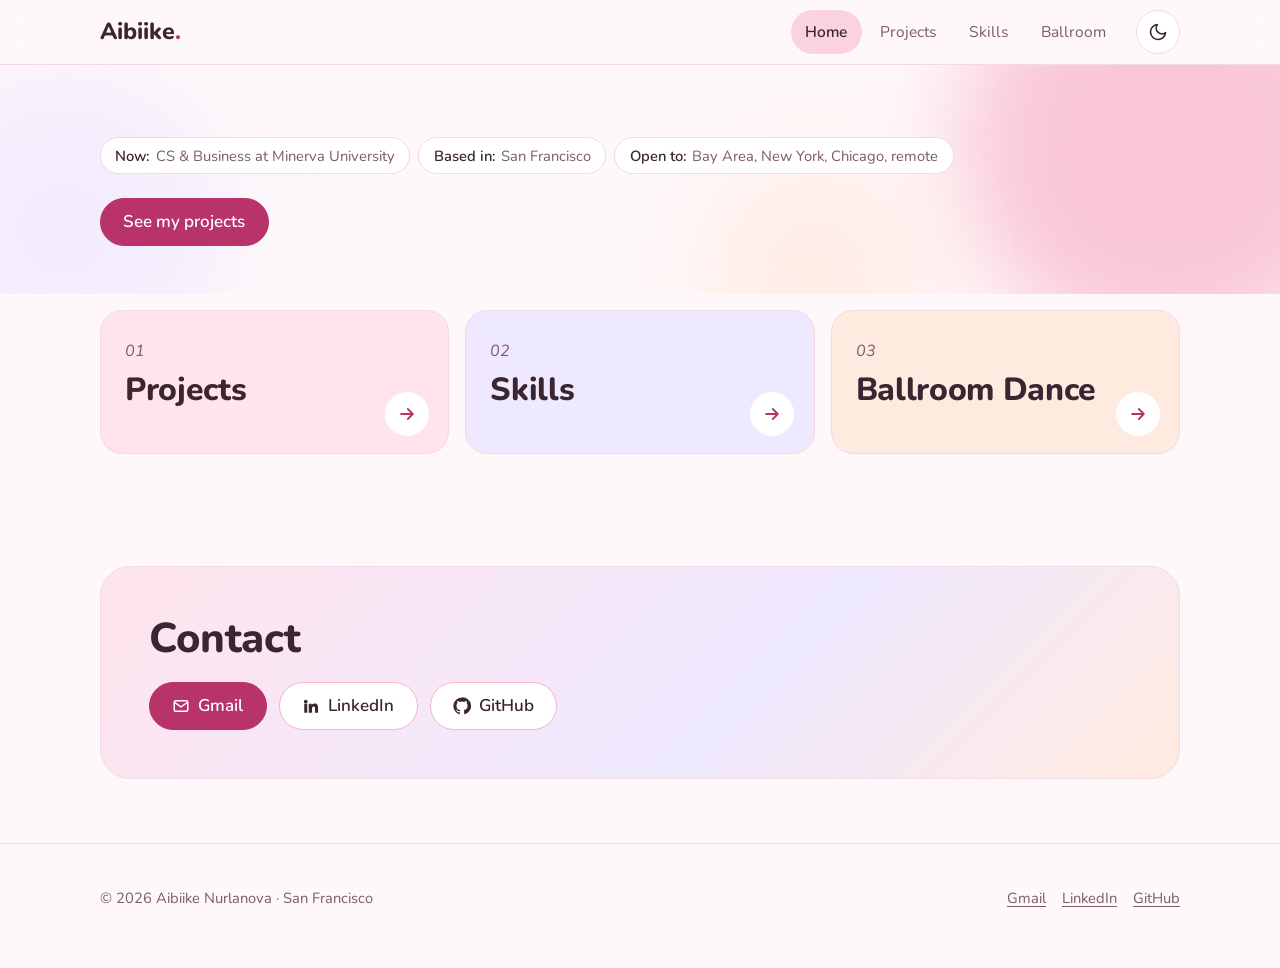
<file: index.html>
<!DOCTYPE html>
<html lang="en">
<head>
<meta charset="UTF-8">
<meta name="viewport" content="width=device-width, initial-scale=1">
<title>Aibiike Nurlanova | Software, Product, Strategy</title>
<meta name="description" content="Aibiike Nurlanova: Computer Science and Business student at Minerva University building software, products, and the business case behind them.">
<!-- Hidden from search engines until the placeholders are filled. Remove this line to allow indexing. -->
<meta name="robots" content="noindex, nofollow">
<meta name="color-scheme" content="light dark">
<meta name="theme-color" content="#fff8fa" media="(prefers-color-scheme: light)">
<meta name="theme-color" content="#1c1218" media="(prefers-color-scheme: dark)">
<link rel="icon" href="data:image/svg+xml,%3Csvg xmlns='http://www.w3.org/2000/svg' viewBox='0 0 64 64'%3E%3Crect width='64' height='64' rx='32' fill='%23f7b6c9'/%3E%3Ctext x='32' y='44' font-family='Georgia' font-style='italic' font-size='34' font-weight='700' fill='%23b8336a' text-anchor='middle'%3EA%3C/text%3E%3C/svg%3E">
<link rel="preconnect" href="https://fonts.googleapis.com">
<link rel="preconnect" href="https://fonts.gstatic.com" crossorigin>
<link rel="stylesheet" href="https://fonts.googleapis.com/css2?family=Nunito:ital,wght@0,400;0,600;0,700;0,800;1,700&display=swap">
<link rel="stylesheet" href="style.css">
<script>(function(){try{var t=localStorage.getItem("theme");if(t)document.documentElement.setAttribute("data-theme",t);}catch(e){}})();</script>
</head>
<body>
<a class="skip" href="#main">Skip to content</a>
<div class="draft-bar" id="draft-bar" hidden><div class="wrap"><strong>Draft.</strong> <span id="draft-count"></span> Highlighted boxes still need your details.</div></div>
<header class="top">
  <div class="wrap">
    <a class="logo" href="index.html">Aibiike<span>.</span></a>
    <nav class="main" aria-label="Main">
      <ul>
        <li><a href="index.html" aria-current="page">Home</a></li>
        <li><a href="projects.html">Projects</a></li>
        <li><a href="skills.html">Skills</a></li>
        <li><a href="ballroom.html">Ballroom</a></li>
      </ul>
    </nav>
    <button class="theme-btn" id="theme-btn" type="button" aria-label="Switch to dark mode"><svg viewBox="0 0 24 24" fill="none" stroke="currentColor" stroke-width="2" stroke-linecap="round" stroke-linejoin="round" aria-hidden="true"><path d="M21 12.8A9 9 0 1 1 11.2 3a7 7 0 0 0 9.8 9.8z"/></svg></button>
  </div>
</header>
<main id="main">

  <section class="hero compact" aria-label="Introduction">
    <span class="blob b1" aria-hidden="true"></span><span class="blob b2" aria-hidden="true"></span><span class="blob b3" aria-hidden="true"></span>
    <div class="wrap">
      <h1 class="visually-hidden">Aibiike Nurlanova</h1>
      <div class="meta-row">
        <span class="pill"><strong>Now:</strong> CS &amp; Business at Minerva University</span>
        <span class="pill"><strong>Based in:</strong> San Francisco</span>
        <span class="pill"><strong>Open to:</strong> Bay Area, New York, Chicago, remote</span>
      </div>
      <div class="actions">
        <a class="btn primary" href="projects.html">See my projects</a>
      </div>
    </div>
  </section>

  <section class="explore" aria-label="Explore">
    <div class="wrap">
      <div class="explore-grid">
        <a class="nav-card c1" href="projects.html">
          <span class="num">01</span>
          <h2>Projects</h2>
          <span class="go"><svg viewBox="0 0 24 24" fill="none" stroke="currentColor" stroke-width="2.2" stroke-linecap="round" stroke-linejoin="round" aria-hidden="true"><path d="M5 12h14M13 6l6 6-6 6"/></svg></span>
        </a>
        <a class="nav-card c2" href="skills.html">
          <span class="num">02</span>
          <h2>Skills</h2>
          <span class="go"><svg viewBox="0 0 24 24" fill="none" stroke="currentColor" stroke-width="2.2" stroke-linecap="round" stroke-linejoin="round" aria-hidden="true"><path d="M5 12h14M13 6l6 6-6 6"/></svg></span>
        </a>
        <a class="nav-card c3" href="ballroom.html">
          <span class="num">03</span>
          <h2>Ballroom Dance</h2>
          <span class="go"><svg viewBox="0 0 24 24" fill="none" stroke="currentColor" stroke-width="2.2" stroke-linecap="round" stroke-linejoin="round" aria-hidden="true"><path d="M5 12h14M13 6l6 6-6 6"/></svg></span>
        </a>
      </div>
    </div>
  </section>


  <section class="contact" aria-labelledby="contact-title">
    <div class="wrap">
      <div class="contact-card">
        <h2 id="contact-title">Contact</h2>
        <div class="actions">
          <a class="btn primary" href="mailto:nurlanova7070@gmail.com"><svg viewBox="0 0 24 24" fill="none" stroke="currentColor" stroke-width="2" aria-hidden="true"><rect x="3" y="5" width="18" height="14" rx="2"/><path d="m3 7 9 6 9-6"/></svg>Gmail</a>
          <a class="btn" href="https://www.linkedin.com/in/anurlanova"><svg viewBox="0 0 24 24" fill="currentColor" aria-hidden="true"><path d="M4.98 3.5a2.5 2.5 0 1 1 0 5 2.5 2.5 0 0 1 0-5zM3 9h4v12H3zM9 9h3.8v1.7h.05c.53-1 1.83-2.05 3.77-2.05 4.03 0 4.78 2.65 4.78 6.1V21h-4v-5.5c0-1.3-.02-3-1.83-3-1.84 0-2.12 1.43-2.12 2.9V21H9z"/></svg>LinkedIn</a>
          <a class="btn" href="https://github.com/lilaibikesha"><svg viewBox="0 0 24 24" fill="currentColor" aria-hidden="true"><path d="M12 .5a11.5 11.5 0 0 0-3.64 22.41c.58.1.79-.25.79-.56v-2c-3.2.7-3.88-1.37-3.88-1.37-.53-1.33-1.28-1.69-1.28-1.69-1.05-.71.08-.7.08-.7 1.16.08 1.77 1.19 1.77 1.19 1.03 1.77 2.7 1.26 3.36.96.1-.75.4-1.26.73-1.55-2.55-.29-5.24-1.28-5.24-5.69 0-1.26.45-2.29 1.19-3.1-.12-.29-.52-1.46.11-3.05 0 0 .97-.31 3.17 1.18a11 11 0 0 1 5.77 0c2.2-1.49 3.17-1.18 3.17-1.18.63 1.59.23 2.76.11 3.05.74.81 1.19 1.84 1.19 3.1 0 4.42-2.7 5.4-5.26 5.68.41.36.78 1.06.78 2.14v3.17c0 .31.21.67.8.56A11.5 11.5 0 0 0 12 .5z"/></svg>GitHub</a>
        </div>
      </div>
    </div>
  </section>
</main>
<footer>
  <div class="wrap">
    <span>© 2026 Aibiike Nurlanova · San Francisco</span>
    <nav aria-label="Contact">
      <a href="mailto:nurlanova7070@gmail.com">Gmail</a>
      <a href="https://www.linkedin.com/in/anurlanova">LinkedIn</a>
      <a href="https://github.com/lilaibikesha">GitHub</a>
    </nav>
  </div>
</footer>
<script src="site.js"></script>
</body>
</html>
</file>
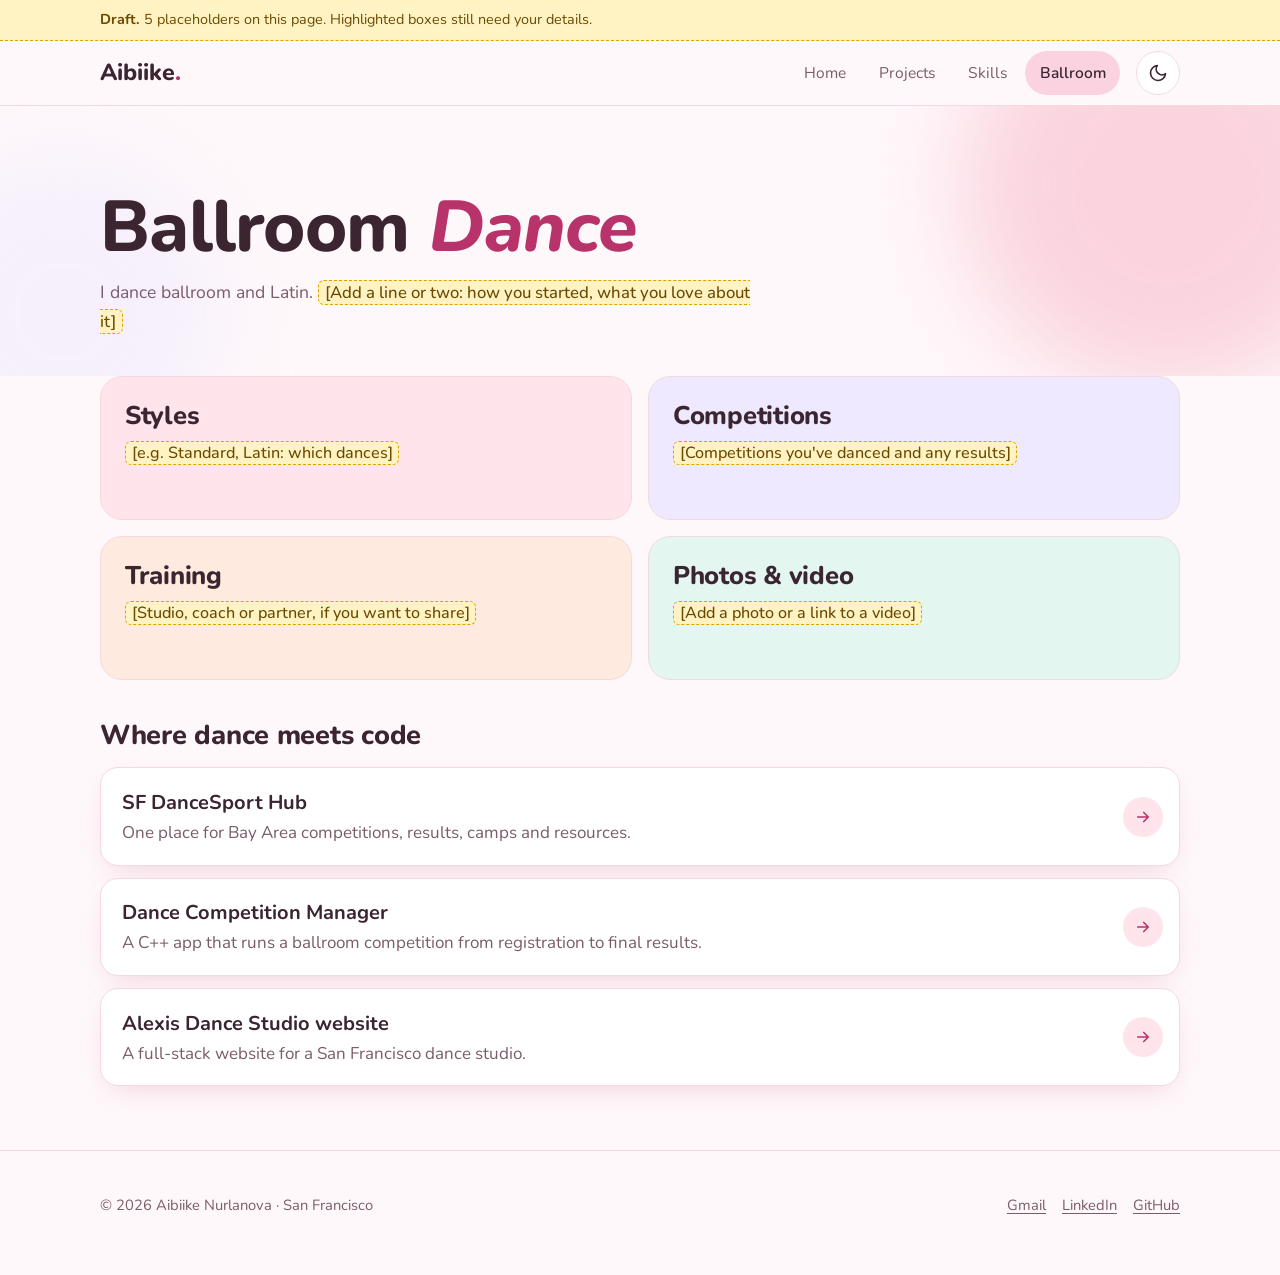
<file: ballroom.html>
<!DOCTYPE html>
<html lang="en">
<head>
<meta charset="UTF-8">
<meta name="viewport" content="width=device-width, initial-scale=1">
<title>Ballroom Dance | Aibiike Nurlanova</title>
<meta name="description" content="Aibiike Nurlanova on ballroom and Latin dance, and the projects it inspired.">
<!-- Hidden from search engines until the placeholders are filled. Remove this line to allow indexing. -->
<meta name="robots" content="noindex, nofollow">
<meta name="color-scheme" content="light dark">
<meta name="theme-color" content="#fff8fa" media="(prefers-color-scheme: light)">
<meta name="theme-color" content="#1c1218" media="(prefers-color-scheme: dark)">
<link rel="icon" href="data:image/svg+xml,%3Csvg xmlns='http://www.w3.org/2000/svg' viewBox='0 0 64 64'%3E%3Crect width='64' height='64' rx='32' fill='%23f7b6c9'/%3E%3Ctext x='32' y='44' font-family='Georgia' font-style='italic' font-size='34' font-weight='700' fill='%23b8336a' text-anchor='middle'%3EA%3C/text%3E%3C/svg%3E">
<link rel="preconnect" href="https://fonts.googleapis.com">
<link rel="preconnect" href="https://fonts.gstatic.com" crossorigin>
<link rel="stylesheet" href="https://fonts.googleapis.com/css2?family=Nunito:ital,wght@0,400;0,600;0,700;0,800;1,700&display=swap">
<link rel="stylesheet" href="style.css">
<script>(function(){try{var t=localStorage.getItem("theme");if(t)document.documentElement.setAttribute("data-theme",t);}catch(e){}})();</script>
</head>
<body>
<a class="skip" href="#main">Skip to content</a>
<div class="draft-bar" id="draft-bar" hidden><div class="wrap"><strong>Draft.</strong> <span id="draft-count"></span> Highlighted boxes still need your details.</div></div>
<header class="top">
  <div class="wrap">
    <a class="logo" href="index.html">Aibiike<span>.</span></a>
    <nav class="main" aria-label="Main">
      <ul>
        <li><a href="index.html">Home</a></li>
        <li><a href="projects.html">Projects</a></li>
        <li><a href="skills.html">Skills</a></li>
        <li><a href="ballroom.html" aria-current="page">Ballroom</a></li>
      </ul>
    </nav>
    <button class="theme-btn" id="theme-btn" type="button" aria-label="Switch to dark mode"><svg viewBox="0 0 24 24" fill="none" stroke="currentColor" stroke-width="2" stroke-linecap="round" stroke-linejoin="round" aria-hidden="true"><path d="M21 12.8A9 9 0 1 1 11.2 3a7 7 0 0 0 9.8 9.8z"/></svg></button>
  </div>
</header>
<main id="main">

  <section class="page-head">
    <span class="blob b1" aria-hidden="true"></span><span class="blob b2" aria-hidden="true"></span>
    <div class="wrap">
      <h1>Ballroom <em>Dance</em></h1>
      <p>I dance ballroom and Latin. <span class="ph">[Add a line or two: how you started, what you love about it]</span></p>
    </div>
  </section>
  <section aria-label="On the floor">
    <div class="wrap dance-wrap">
      <div class="dance-grid">
        <div class="dance-card d1"><h2>Styles</h2><p><span class="ph">[e.g. Standard, Latin: which dances]</span></p></div>
        <div class="dance-card d2"><h2>Competitions</h2><p><span class="ph">[Competitions you've danced and any results]</span></p></div>
        <div class="dance-card d3"><h2>Training</h2><p><span class="ph">[Studio, coach or partner, if you want to share]</span></p></div>
        <div class="dance-card d4"><h2>Photos &amp; video</h2><p><span class="ph">[Add a photo or a link to a video]</span></p></div>
      </div>
      <h2 class="subhead">Where dance meets code</h2>
      <div class="dance-links">
        <a class="dance-link" href="projects.html#dancesport"><strong>SF DanceSport Hub</strong><span>One place for Bay Area competitions, results, camps and resources.</span><span class="go"><svg viewBox="0 0 24 24" fill="none" stroke="currentColor" stroke-width="2.2" stroke-linecap="round" stroke-linejoin="round" aria-hidden="true"><path d="M5 12h14M13 6l6 6-6 6"/></svg></span></a>
        <a class="dance-link" href="projects.html#dcm"><strong>Dance Competition Manager</strong><span>A C++ app that runs a ballroom competition from registration to final results.</span><span class="go"><svg viewBox="0 0 24 24" fill="none" stroke="currentColor" stroke-width="2.2" stroke-linecap="round" stroke-linejoin="round" aria-hidden="true"><path d="M5 12h14M13 6l6 6-6 6"/></svg></span></a>
        <a class="dance-link" href="projects.html#alexis"><strong>Alexis Dance Studio website</strong><span>A full-stack website for a San Francisco dance studio.</span><span class="go"><svg viewBox="0 0 24 24" fill="none" stroke="currentColor" stroke-width="2.2" stroke-linecap="round" stroke-linejoin="round" aria-hidden="true"><path d="M5 12h14M13 6l6 6-6 6"/></svg></span></a>
      </div>
    </div>
  </section>
</main>
<footer>
  <div class="wrap">
    <span>© 2026 Aibiike Nurlanova · San Francisco</span>
    <nav aria-label="Contact">
      <a href="mailto:nurlanova7070@gmail.com">Gmail</a>
      <a href="https://www.linkedin.com/in/anurlanova">LinkedIn</a>
      <a href="https://github.com/lilaibikesha">GitHub</a>
    </nav>
  </div>
</footer>
<script src="site.js"></script>
</body>
</html>
</file>
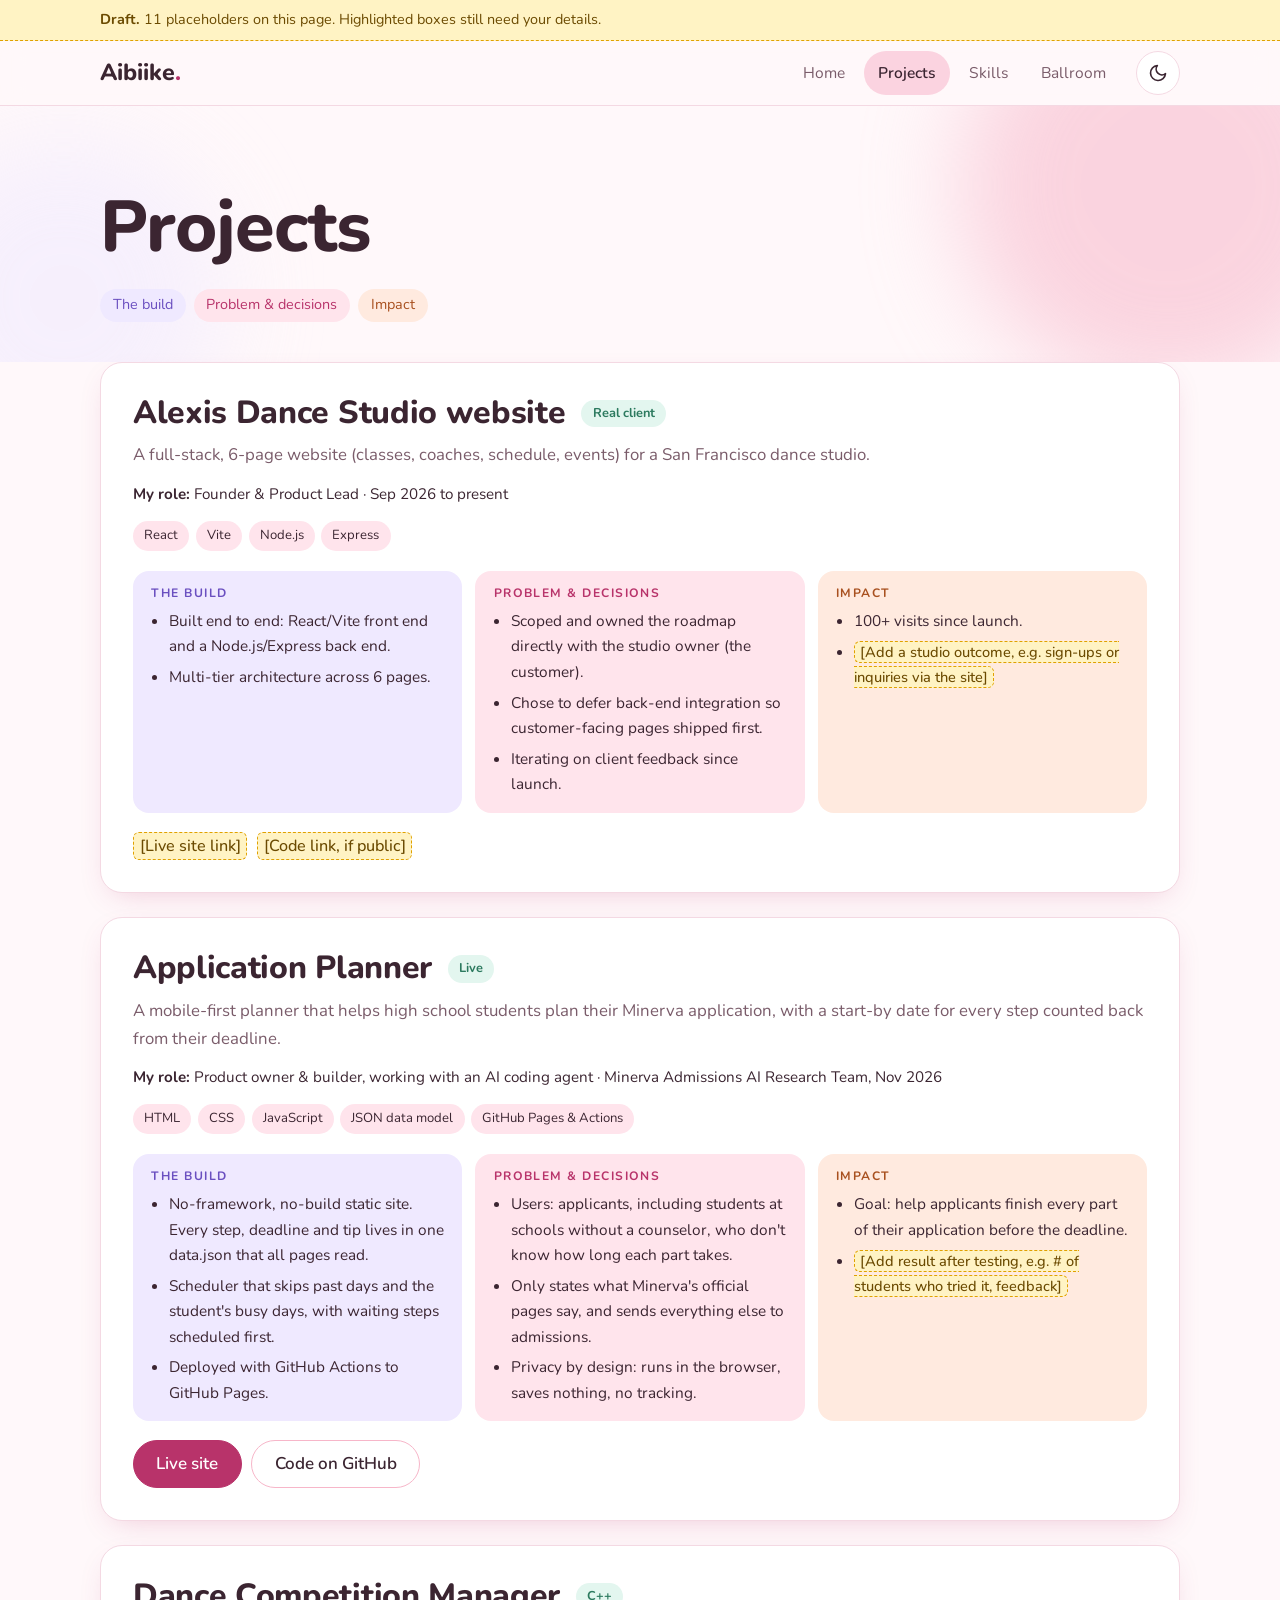
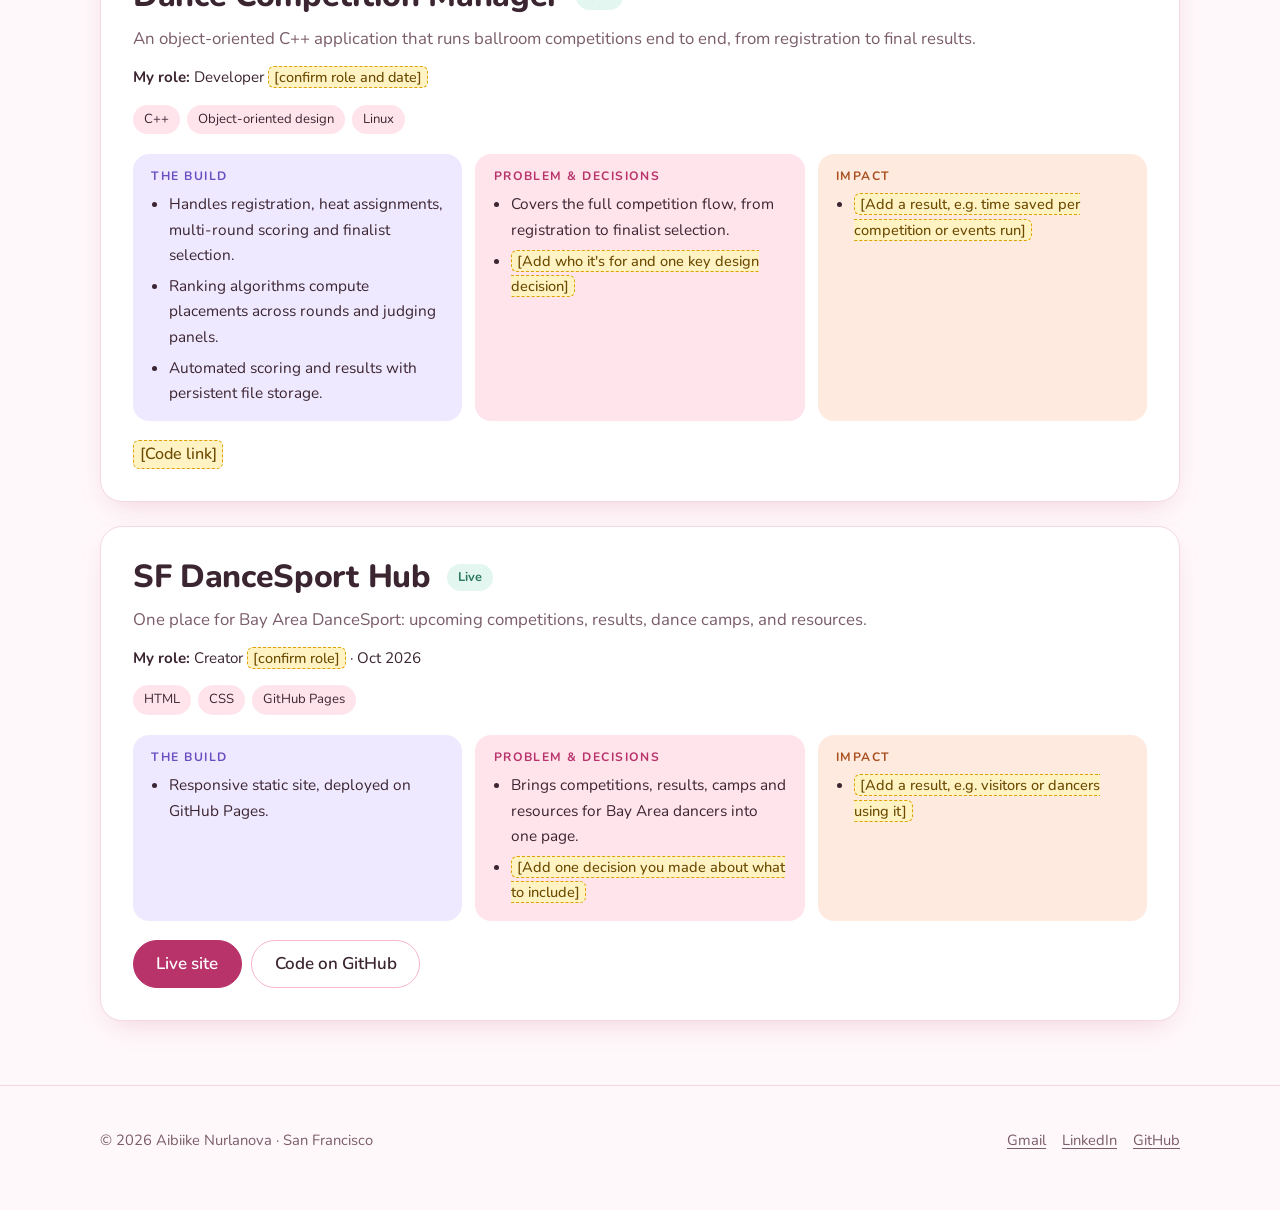
<file: projects.html>
<!DOCTYPE html>
<html lang="en">
<head>
<meta charset="UTF-8">
<meta name="viewport" content="width=device-width, initial-scale=1">
<title>Projects | Aibiike Nurlanova</title>
<meta name="description" content="Projects by Aibiike Nurlanova: the engineering, the product decisions, and the impact.">
<!-- Hidden from search engines until the placeholders are filled. Remove this line to allow indexing. -->
<meta name="robots" content="noindex, nofollow">
<meta name="color-scheme" content="light dark">
<meta name="theme-color" content="#fff8fa" media="(prefers-color-scheme: light)">
<meta name="theme-color" content="#1c1218" media="(prefers-color-scheme: dark)">
<link rel="icon" href="data:image/svg+xml,%3Csvg xmlns='http://www.w3.org/2000/svg' viewBox='0 0 64 64'%3E%3Crect width='64' height='64' rx='32' fill='%23f7b6c9'/%3E%3Ctext x='32' y='44' font-family='Georgia' font-style='italic' font-size='34' font-weight='700' fill='%23b8336a' text-anchor='middle'%3EA%3C/text%3E%3C/svg%3E">
<link rel="preconnect" href="https://fonts.googleapis.com">
<link rel="preconnect" href="https://fonts.gstatic.com" crossorigin>
<link rel="stylesheet" href="https://fonts.googleapis.com/css2?family=Nunito:ital,wght@0,400;0,600;0,700;0,800;1,700&display=swap">
<link rel="stylesheet" href="style.css">
<script>(function(){try{var t=localStorage.getItem("theme");if(t)document.documentElement.setAttribute("data-theme",t);}catch(e){}})();</script>
</head>
<body>
<a class="skip" href="#main">Skip to content</a>
<div class="draft-bar" id="draft-bar" hidden><div class="wrap"><strong>Draft.</strong> <span id="draft-count"></span> Highlighted boxes still need your details.</div></div>
<header class="top">
  <div class="wrap">
    <a class="logo" href="index.html">Aibiike<span>.</span></a>
    <nav class="main" aria-label="Main">
      <ul>
        <li><a href="index.html">Home</a></li>
        <li><a href="projects.html" aria-current="page">Projects</a></li>
        <li><a href="skills.html">Skills</a></li>
        <li><a href="ballroom.html">Ballroom</a></li>
      </ul>
    </nav>
    <button class="theme-btn" id="theme-btn" type="button" aria-label="Switch to dark mode"><svg viewBox="0 0 24 24" fill="none" stroke="currentColor" stroke-width="2" stroke-linecap="round" stroke-linejoin="round" aria-hidden="true"><path d="M21 12.8A9 9 0 1 1 11.2 3a7 7 0 0 0 9.8 9.8z"/></svg></button>
  </div>
</header>
<main id="main">

  <section class="page-head">
    <span class="blob b1" aria-hidden="true"></span><span class="blob b2" aria-hidden="true"></span>
    <div class="wrap">
      <h1>Projects</h1>
      <ul class="legend" aria-label="Legend"><li class="l-build">The build</li><li class="l-pm">Problem &amp; decisions</li><li class="l-biz">Impact</li></ul>
    </div>
  </section>
  <section aria-label="Project list">
    <div class="wrap projects">
      <article class="card" id="alexis">
        <div class="card-top"><h2>Alexis Dance Studio website</h2><span class="badge">Real client</span></div>
        <p class="summary">A full-stack, 6-page website (classes, coaches, schedule, events) for a San Francisco dance studio.</p>
        <p class="role"><strong>My role:</strong> Founder &amp; Product Lead · Sep 2026 to present</p>
        <ul class="chips" aria-label="Tech"><li>React</li><li>Vite</li><li>Node.js</li><li>Express</li></ul>
        <div class="angles">
          <div class="angle build"><h3>The build</h3><ul><li>Built end to end: React/Vite front end and a Node.js/Express back end.</li><li>Multi-tier architecture across 6 pages.</li></ul></div>
          <div class="angle pm"><h3>Problem &amp; decisions</h3><ul><li>Scoped and owned the roadmap directly with the studio owner (the customer).</li><li>Chose to defer back-end integration so customer-facing pages shipped first.</li><li>Iterating on client feedback since launch.</li></ul></div>
          <div class="angle biz"><h3>Impact</h3><ul><li>100+ visits since launch.</li><li><span class="ph">[Add a studio outcome, e.g. sign-ups or inquiries via the site]</span></li></ul></div>
        </div>
        <div class="card-links"><span class="ph">[Live site link]</span><span class="ph">[Code link, if public]</span></div>
      </article>
      <article class="card" id="planner">
        <div class="card-top"><h2>Application Planner</h2><span class="badge">Live</span></div>
        <p class="summary">A mobile-first planner that helps high school students plan their Minerva application, with a start-by date for every step counted back from their deadline.</p>
        <p class="role"><strong>My role:</strong> Product owner &amp; builder, working with an AI coding agent · Minerva Admissions AI Research Team, Nov 2026</p>
        <ul class="chips" aria-label="Tech"><li>HTML</li><li>CSS</li><li>JavaScript</li><li>JSON data model</li><li>GitHub Pages &amp; Actions</li></ul>
        <div class="angles">
          <div class="angle build"><h3>The build</h3><ul><li>No-framework, no-build static site. Every step, deadline and tip lives in one data.json that all pages read.</li><li>Scheduler that skips past days and the student's busy days, with waiting steps scheduled first.</li><li>Deployed with GitHub Actions to GitHub Pages.</li></ul></div>
          <div class="angle pm"><h3>Problem &amp; decisions</h3><ul><li>Users: applicants, including students at schools without a counselor, who don't know how long each part takes.</li><li>Only states what Minerva's official pages say, and sends everything else to admissions.</li><li>Privacy by design: runs in the browser, saves nothing, no tracking.</li></ul></div>
          <div class="angle biz"><h3>Impact</h3><ul><li>Goal: help applicants finish every part of their application before the deadline.</li><li><span class="ph">[Add result after testing, e.g. # of students who tried it, feedback]</span></li></ul></div>
        </div>
        <div class="card-links"><a class="btn primary" href="https://lilaibikesha.github.io/Sourced/">Live site</a><a class="btn" href="https://github.com/lilaibikesha/Sourced">Code on GitHub</a></div>
      </article>
      <article class="card" id="dcm">
        <div class="card-top"><h2>Dance Competition Manager</h2><span class="badge">C++</span></div>
        <p class="summary">An object-oriented C++ application that runs ballroom competitions end to end, from registration to final results.</p>
        <p class="role"><strong>My role:</strong> Developer <span class="ph">[confirm role and date]</span></p>
        <ul class="chips" aria-label="Tech"><li>C++</li><li>Object-oriented design</li><li>Linux</li></ul>
        <div class="angles">
          <div class="angle build"><h3>The build</h3><ul><li>Handles registration, heat assignments, multi-round scoring and finalist selection.</li><li>Ranking algorithms compute placements across rounds and judging panels.</li><li>Automated scoring and results with persistent file storage.</li></ul></div>
          <div class="angle pm"><h3>Problem &amp; decisions</h3><ul><li>Covers the full competition flow, from registration to finalist selection.</li><li><span class="ph">[Add who it's for and one key design decision]</span></li></ul></div>
          <div class="angle biz"><h3>Impact</h3><ul><li><span class="ph">[Add a result, e.g. time saved per competition or events run]</span></li></ul></div>
        </div>
        <div class="card-links"><span class="ph">[Code link]</span></div>
      </article>
      <article class="card" id="dancesport">
        <div class="card-top"><h2>SF DanceSport Hub</h2><span class="badge">Live</span></div>
        <p class="summary">One place for Bay Area DanceSport: upcoming competitions, results, dance camps, and resources.</p>
        <p class="role"><strong>My role:</strong> Creator <span class="ph">[confirm role]</span> · Oct 2026</p>
        <ul class="chips" aria-label="Tech"><li>HTML</li><li>CSS</li><li>GitHub Pages</li></ul>
        <div class="angles">
          <div class="angle build"><h3>The build</h3><ul><li>Responsive static site, deployed on GitHub Pages.</li></ul></div>
          <div class="angle pm"><h3>Problem &amp; decisions</h3><ul><li>Brings competitions, results, camps and resources for Bay Area dancers into one page.</li><li><span class="ph">[Add one decision you made about what to include]</span></li></ul></div>
          <div class="angle biz"><h3>Impact</h3><ul><li><span class="ph">[Add a result, e.g. visitors or dancers using it]</span></li></ul></div>
        </div>
        <div class="card-links"><a class="btn primary" href="https://lilaibikesha.github.io/ballroom-dance-app/">Live site</a><a class="btn" href="https://github.com/lilaibikesha/ballroom-dance-app">Code on GitHub</a></div>
      </article>
    </div>
  </section>
</main>
<footer>
  <div class="wrap">
    <span>© 2026 Aibiike Nurlanova · San Francisco</span>
    <nav aria-label="Contact">
      <a href="mailto:nurlanova7070@gmail.com">Gmail</a>
      <a href="https://www.linkedin.com/in/anurlanova">LinkedIn</a>
      <a href="https://github.com/lilaibikesha">GitHub</a>
    </nav>
  </div>
</footer>
<script src="site.js"></script>
</body>
</html>
</file>
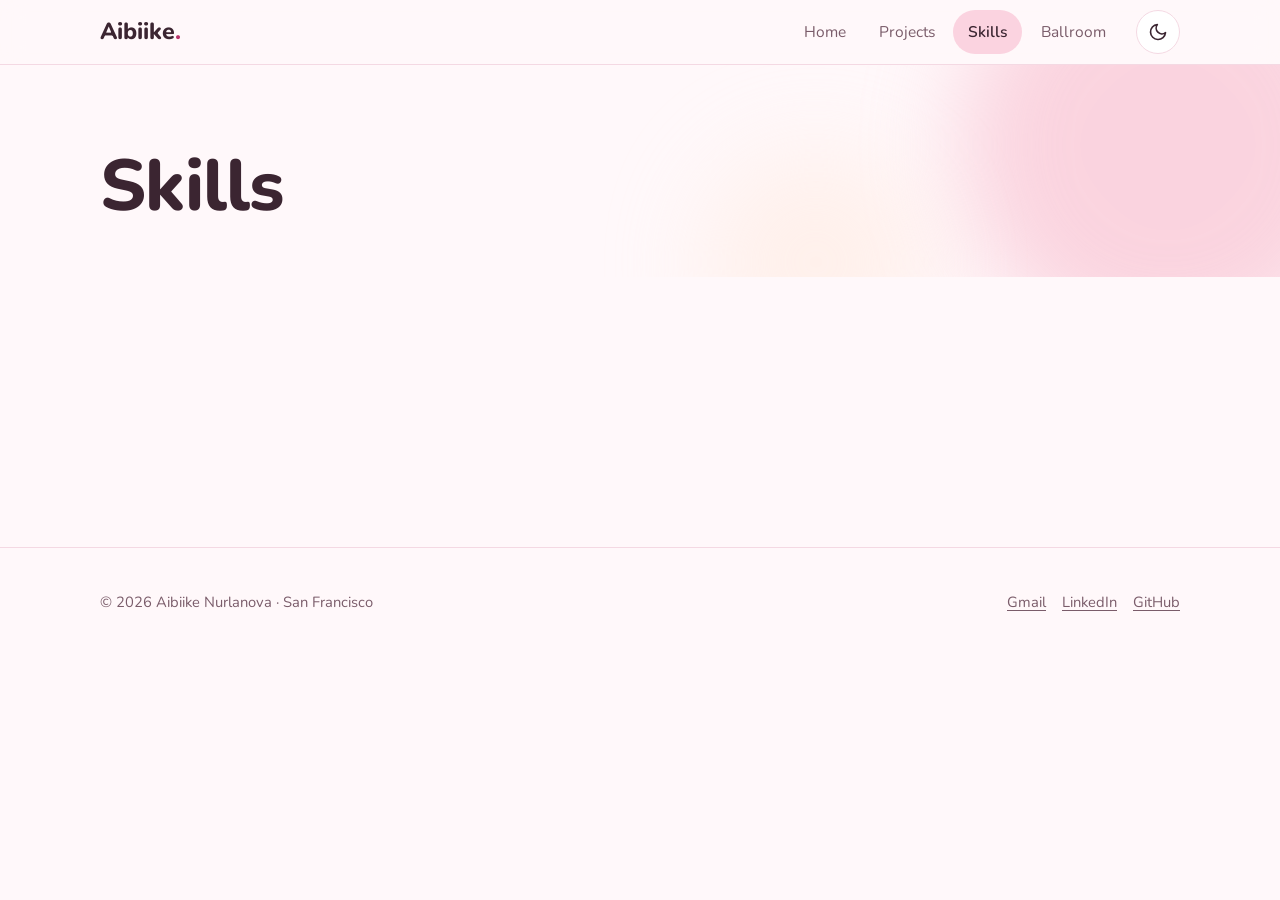
<file: skills.html>
<!DOCTYPE html>
<html lang="en">
<head>
<meta charset="UTF-8">
<meta name="viewport" content="width=device-width, initial-scale=1">
<title>Skills | Aibiike Nurlanova</title>
<meta name="description" content="Skills of Aibiike Nurlanova.">
<!-- Hidden from search engines until the placeholders are filled. Remove this line to allow indexing. -->
<meta name="robots" content="noindex, nofollow">
<meta name="color-scheme" content="light dark">
<meta name="theme-color" content="#fff8fa" media="(prefers-color-scheme: light)">
<meta name="theme-color" content="#1c1218" media="(prefers-color-scheme: dark)">
<link rel="icon" href="data:image/svg+xml,%3Csvg xmlns='http://www.w3.org/2000/svg' viewBox='0 0 64 64'%3E%3Crect width='64' height='64' rx='32' fill='%23f7b6c9'/%3E%3Ctext x='32' y='44' font-family='Georgia' font-style='italic' font-size='34' font-weight='700' fill='%23b8336a' text-anchor='middle'%3EA%3C/text%3E%3C/svg%3E">
<link rel="preconnect" href="https://fonts.googleapis.com">
<link rel="preconnect" href="https://fonts.gstatic.com" crossorigin>
<link rel="stylesheet" href="https://fonts.googleapis.com/css2?family=Nunito:ital,wght@0,400;0,600;0,700;0,800;1,700&display=swap">
<link rel="stylesheet" href="style.css">
<script>(function(){try{var t=localStorage.getItem("theme");if(t)document.documentElement.setAttribute("data-theme",t);}catch(e){}})();</script>
</head>
<body>
<a class="skip" href="#main">Skip to content</a>
<div class="draft-bar" id="draft-bar" hidden><div class="wrap"><strong>Draft.</strong> <span id="draft-count"></span> Highlighted boxes still need your details.</div></div>
<header class="top">
  <div class="wrap">
    <a class="logo" href="index.html">Aibiike<span>.</span></a>
    <nav class="main" aria-label="Main">
      <ul>
        <li><a href="index.html">Home</a></li>
        <li><a href="projects.html">Projects</a></li>
        <li><a href="skills.html" aria-current="page">Skills</a></li>
        <li><a href="ballroom.html">Ballroom</a></li>
      </ul>
    </nav>
    <button class="theme-btn" id="theme-btn" type="button" aria-label="Switch to dark mode"><svg viewBox="0 0 24 24" fill="none" stroke="currentColor" stroke-width="2" stroke-linecap="round" stroke-linejoin="round" aria-hidden="true"><path d="M21 12.8A9 9 0 1 1 11.2 3a7 7 0 0 0 9.8 9.8z"/></svg></button>
  </div>
</header>
<main id="main">

  <section class="page-head">
    <span class="blob b1" aria-hidden="true"></span><span class="blob b3" aria-hidden="true"></span>
    <div class="wrap">
      <h1>Skills</h1>
    </div>
  </section>
  <section aria-label="Skills">
    <div class="wrap skills-empty"></div>
  </section>
</main>
<footer>
  <div class="wrap">
    <span>© 2026 Aibiike Nurlanova · San Francisco</span>
    <nav aria-label="Contact">
      <a href="mailto:nurlanova7070@gmail.com">Gmail</a>
      <a href="https://www.linkedin.com/in/anurlanova">LinkedIn</a>
      <a href="https://github.com/lilaibikesha">GitHub</a>
    </nav>
  </div>
</footer>
<script src="site.js"></script>
</body>
</html>
</file>
<file: style.css>
/* Aibiike Nurlanova portfolio: soft pink pastel theme */
:root {
  --bg: #fff8fa;
  --surface: #ffffff;
  --blush: #ffe4ec;
  --pink: #f7b6c9;
  --rose: #b8336a;
  --rose-soft: #fbd3e0;
  --lavender: #efe9ff;  --lavender-ink: #6a4fc0;
  --peach: #ffeadf;     --peach-ink: #a8501f;
  --mint: #e3f6ef;      --mint-ink: #2c7a5f;
  --butter: #fff6d6;
  --text: #3b2531;
  --muted: #7a5c6a;
  --line: #f4d9e3;
  --shadow: 0 10px 30px -12px rgba(184, 51, 106, .25);
  --ph-bg: #fff3c4; --ph-line: #e0a100; --ph-text: #6b4a00;
  --radius: 22px;
  --max: 70rem;
  --serif: "Nunito", ui-rounded, "SF Pro Rounded", ui-sans-serif, system-ui, sans-serif;
  --sans: "Nunito", ui-rounded, ui-sans-serif, -apple-system, BlinkMacSystemFont, "Segoe UI", Roboto, "Helvetica Neue", Arial, sans-serif;
}
@media (prefers-color-scheme: dark) {
  :root:not([data-theme="light"]) {
    --bg: #1c1218; --surface: #26171f; --blush: #3a1f2c; --pink: #6e3550; --rose: #ff8fb5; --rose-soft: #4a2536;
    --lavender: #2b2240; --lavender-ink: #c9b8ff; --peach: #3a2419; --peach-ink: #ffb895; --mint: #173129; --mint-ink: #8fe0c0;
    --butter: #3a3218; --text: #fbe9f0; --muted: #d1aebd; --line: #3d2632; --shadow: 0 10px 30px -12px rgba(0,0,0,.6);
    --ph-bg: #3b2f0a; --ph-line: #f5c542; --ph-text: #ffe8a3;
  }
}
:root[data-theme="dark"] {
  --bg: #1c1218; --surface: #26171f; --blush: #3a1f2c; --pink: #6e3550; --rose: #ff8fb5; --rose-soft: #4a2536;
  --lavender: #2b2240; --lavender-ink: #c9b8ff; --peach: #3a2419; --peach-ink: #ffb895; --mint: #173129; --mint-ink: #8fe0c0;
  --butter: #3a3218; --text: #fbe9f0; --muted: #d1aebd; --line: #3d2632; --shadow: 0 10px 30px -12px rgba(0,0,0,.6);
  --ph-bg: #3b2f0a; --ph-line: #f5c542; --ph-text: #ffe8a3;
}

* { box-sizing: border-box; }
html { -webkit-text-size-adjust: 100%; scroll-behavior: smooth; }
@media (prefers-reduced-motion: reduce) { html { scroll-behavior: auto; } *, *::before, *::after { animation: none !important; transition: none !important; } }
body { margin: 0; background: var(--bg); color: var(--text); font-family: var(--sans); font-size: 1.0625rem; line-height: 1.65; overflow-wrap: break-word; }
a { color: var(--rose); text-underline-offset: 3px; }
a:focus-visible, button:focus-visible { outline: 3px solid var(--rose); outline-offset: 3px; border-radius: 10px; }
.wrap { max-width: var(--max); margin: 0 auto; padding: 0 1.25rem; }
.skip { position: absolute; left: -999px; top: 0; background: var(--rose); color: #fff; padding: .6rem 1rem; z-index: 20; }
.skip:focus { left: 1rem; top: 1rem; }
h1, h2, h3 { line-height: 1.15; margin: 0; }
h1, h2 { font-family: var(--serif); font-weight: 800; letter-spacing: -.01em; }

/* Placeholders */
.ph { background: var(--ph-bg); color: var(--ph-text); border: 1px dashed var(--ph-line); border-radius: 6px; padding: 0 .35em; font-style: normal; font-size: .95em; font-family: var(--sans); font-weight: 500; }
.draft-bar { background: var(--ph-bg); color: var(--ph-text); border-bottom: 1px dashed var(--ph-line); font-size: .9rem; }
.draft-bar .wrap { padding-top: .5rem; padding-bottom: .5rem; }
.draft-bar[hidden] { display: none; }

/* Header */
header.top { position: sticky; top: 0; z-index: 10; background: color-mix(in srgb, var(--bg) 85%, transparent); backdrop-filter: blur(12px); -webkit-backdrop-filter: blur(12px); border-bottom: 1px solid var(--line); }
header.top .wrap { display: flex; align-items: center; gap: 1rem; min-height: 64px; }
.logo { font-family: var(--serif); font-style: normal; font-weight: 800; font-size: 1.45rem; color: var(--text); text-decoration: none; white-space: nowrap; }
.logo span { color: var(--rose); font-style: normal; }
nav.main { flex: 1; min-width: 0; overflow-x: auto; scrollbar-width: none; }
nav.main::-webkit-scrollbar { display: none; }
nav.main ul { display: flex; gap: .25rem; list-style: none; margin: 0; padding: 0; justify-content: flex-end; }
nav.main a { display: inline-flex; align-items: center; min-height: 44px; padding: 0 .9rem; border-radius: 999px; color: var(--muted); text-decoration: none; font-size: .97rem; white-space: nowrap; }
nav.main a:hover { color: var(--text); background: var(--blush); }
nav.main a[aria-current="page"] { background: var(--rose-soft); color: var(--text); font-weight: 600; }
@media (max-width: 40rem) {
  header.top .wrap { flex-wrap: wrap; gap: 0 .5rem; padding-top: .35rem; }
  .logo { flex: 1; }
  nav.main { order: 3; flex-basis: 100%; margin: 0 -.25rem .25rem; }
  nav.main ul { justify-content: space-between; }
  nav.main a { padding: 0 .7rem; }
}
.theme-btn { flex: none; width: 44px; height: 44px; border-radius: 999px; border: 1px solid var(--line); background: var(--surface); color: var(--text); cursor: pointer; display: grid; place-items: center; }
.theme-btn svg { width: 20px; height: 20px; }

/* Buttons and pills */
.btn { display: inline-flex; align-items: center; justify-content: center; gap: .5rem; min-height: 48px; padding: 0 1.4rem; border-radius: 999px; font-weight: 600; text-decoration: none; border: 1.5px solid var(--pink); background: var(--surface); color: var(--text); transition: transform .15s ease, box-shadow .15s ease; }
.btn:hover { transform: translateY(-2px); box-shadow: var(--shadow); }
.btn.primary { background: var(--rose); border-color: var(--rose); color: #fff; }
:root[data-theme="dark"] .btn.primary { color: #1c1218; }
@media (prefers-color-scheme: dark) { :root:not([data-theme="light"]) .btn.primary { color: #1c1218; } }
.btn svg { width: 18px; height: 18px; }
.actions { display: flex; flex-wrap: wrap; gap: .75rem; }
.pill { display: inline-flex; align-items: center; gap: .4rem; padding: .35rem .9rem; border-radius: 999px; background: var(--surface); border: 1px solid var(--line); font-size: .92rem; color: var(--muted); }
.pill strong { color: var(--text); font-weight: 600; }
.eyebrow { font-size: .8rem; font-weight: 700; letter-spacing: .14em; text-transform: uppercase; color: var(--rose); margin: 0 0 .6rem; }

/* HOME hero */
.hero { position: relative; overflow: hidden; padding: clamp(4rem, 12vw, 8rem) 0 clamp(3.5rem, 9vw, 6rem); }
.blob { position: absolute; border-radius: 50%; filter: blur(48px); opacity: .75; pointer-events: none; animation: float 14s ease-in-out infinite; }
.blob.b1 { width: 26rem; height: 26rem; background: var(--pink); top: -8rem; right: -6rem; }
.blob.b2 { width: 20rem; height: 20rem; background: var(--lavender); bottom: -6rem; left: -6rem; animation-delay: -4s; }
.blob.b3 { width: 14rem; height: 14rem; background: var(--peach); top: 40%; left: 55%; animation-delay: -8s; }
@keyframes float { 0%, 100% { transform: translate(0, 0) scale(1); } 50% { transform: translate(14px, -18px) scale(1.05); } }
.hero .wrap { position: relative; }
.hello { font-family: var(--serif); font-style: italic; font-size: clamp(1.4rem, 4vw, 2rem); color: var(--muted); margin: 0; }
.name { font-family: var(--serif); font-size: clamp(4rem, 17vw, 9.5rem); font-weight: 700; line-height: .95; letter-spacing: -.03em; margin: .1rem 0 .6rem; color: var(--text); }
.name em { color: var(--rose); font-style: normal; }
.sparkle { display: inline-block; color: var(--rose); font-size: .35em; vertical-align: top; margin-left: .1em; animation: twinkle 3s ease-in-out infinite; }
@keyframes twinkle { 0%, 100% { opacity: 1; transform: rotate(0); } 50% { opacity: .45; transform: rotate(20deg); } }
.tagline { font-family: var(--serif); font-style: italic; font-size: clamp(1.3rem, 3.6vw, 1.9rem); margin: 0 0 1rem; }
.pitch { font-size: clamp(1.05rem, 2.6vw, 1.25rem); color: var(--muted); max-width: 40rem; margin: 0 0 1.5rem; }
.meta-row { display: flex; flex-wrap: wrap; gap: .5rem; margin-bottom: 2rem; }

/* Explore cards */
.explore { padding: 1rem 0 4rem; }
.explore-grid { display: grid; gap: 1rem; }
@media (min-width: 48rem) { .explore-grid { grid-template-columns: repeat(3, 1fr); } }
.nav-card { position: relative; display: block; padding: 1.6rem 1.5rem 1.4rem; border-radius: var(--radius); text-decoration: none; color: var(--text); min-height: 12rem; border: 1px solid var(--line); transition: transform .2s ease, box-shadow .2s ease; overflow: hidden; }
.nav-card:hover { transform: translateY(-4px); box-shadow: var(--shadow); }
.nav-card.c1 { background: var(--blush); } .nav-card.c2 { background: var(--lavender); } .nav-card.c3 { background: var(--peach); }
.nav-card .num { font-family: var(--serif); font-style: italic; font-size: 1rem; color: var(--muted); }
.nav-card h2 { font-size: 2rem; margin: .4rem 0 .4rem; }
.nav-card p { margin: 0 0 1.4rem; color: var(--muted); }
.nav-card .go { position: absolute; right: 1.2rem; bottom: 1.1rem; width: 44px; height: 44px; border-radius: 50%; background: var(--surface); display: grid; place-items: center; color: var(--rose); }
.nav-card .go svg { width: 20px; height: 20px; }

/* About block */
.about { padding: 4rem 0; }
.about-grid { display: grid; gap: 2rem; }
@media (min-width: 52rem) { .about-grid { grid-template-columns: 1.3fr 1fr; gap: 3rem; } }
.about h2 { font-size: clamp(1.8rem, 4.5vw, 2.6rem); margin-bottom: 1rem; }
.lead { font-size: 1.15rem; color: var(--muted); }
.facts { background: var(--surface); border: 1px solid var(--line); border-radius: var(--radius); padding: 1.25rem 1.5rem; margin: 0; box-shadow: var(--shadow); }
.facts div { padding: .6rem 0; border-bottom: 1px dashed var(--line); }
.facts div:last-child { border-bottom: 0; }
.facts dt { font-size: .78rem; font-weight: 700; letter-spacing: .1em; text-transform: uppercase; color: var(--rose); }
.facts dd { margin: .15rem 0 0; }

/* Contact band */
.contact { padding: 1rem 0 4rem; }
.contact-card { border-radius: calc(var(--radius) + 8px); padding: clamp(1.75rem, 5vw, 3rem); background: linear-gradient(135deg, var(--blush), var(--lavender) 60%, var(--peach)); border: 1px solid var(--line); }
.contact-card h2 { font-size: clamp(1.8rem, 4.5vw, 2.6rem); margin-bottom: .6rem; }

/* Inner page header */
.page-head { position: relative; overflow: hidden; padding: clamp(3rem, 8vw, 5rem) 0 2.5rem; }
.page-head .blob { opacity: .55; }
.page-head h1 { font-size: clamp(2.6rem, 8vw, 4.5rem); margin-bottom: .6rem; }
.page-head h1 em { color: var(--rose); }
.page-head p { color: var(--muted); max-width: 42rem; margin: 0; font-size: 1.1rem; }

/* Projects */
.legend { display: flex; flex-wrap: wrap; gap: .5rem; margin: 1.25rem 0 0; padding: 0; list-style: none; }
.legend li { font-size: .9rem; padding: .3rem .8rem; border-radius: 999px; }
.legend .l-build { background: var(--lavender); color: var(--lavender-ink); }
.legend .l-pm { background: var(--blush); color: var(--rose); }
.legend .l-biz { background: var(--peach); color: var(--peach-ink); }
.projects { display: grid; gap: 1.5rem; padding-bottom: 4rem; }
.card { background: var(--surface); border: 1px solid var(--line); border-radius: var(--radius); padding: clamp(1.25rem, 3vw, 2rem); box-shadow: var(--shadow); scroll-margin-top: 80px; }
.card-top { display: flex; flex-wrap: wrap; align-items: center; gap: .6rem 1rem; }
.card h2 { font-size: clamp(1.5rem, 3.6vw, 2rem); }
.card .badge { font-size: .8rem; font-weight: 700; padding: .2rem .7rem; border-radius: 999px; background: var(--mint); color: var(--mint-ink); }
.card .summary { margin: .6rem 0 .8rem; color: var(--muted); font-size: 1.05rem; }
.role { font-size: .95rem; margin: 0 0 .9rem; }
.chips { display: flex; flex-wrap: wrap; gap: .4rem; margin: 0 0 1.25rem; padding: 0; list-style: none; }
.chips li { font-size: .82rem; padding: .25rem .7rem; border-radius: 999px; background: var(--blush); color: var(--text); }
.angles { display: grid; gap: .8rem; }
@media (min-width: 52rem) { .angles { grid-template-columns: repeat(3, 1fr); } }
.angle { border-radius: 16px; padding: 1rem 1.15rem; }
.angle.build { background: var(--lavender); } .angle.pm { background: var(--blush); } .angle.biz { background: var(--peach); }
.angle h3 { font-family: var(--sans); font-size: .76rem; letter-spacing: .12em; text-transform: uppercase; margin: 0 0 .45rem; }
.angle.build h3 { color: var(--lavender-ink); } .angle.pm h3 { color: var(--rose); } .angle.biz h3 { color: var(--peach-ink); }
.angle ul { margin: 0; padding-left: 1.1rem; font-size: .96rem; }
.angle li + li { margin-top: .35rem; }
.card-links { display: flex; flex-wrap: wrap; gap: .6rem; margin-top: 1.2rem; }

/* Skills */
.skills-wrap { display: grid; gap: 1.5rem; padding-bottom: 4rem; }
.skill-group { border-radius: var(--radius); padding: clamp(1.25rem, 3vw, 2rem); border: 1px solid var(--line); }
.skill-group.g-tech { background: var(--lavender); } .skill-group.g-pm { background: var(--blush); } .skill-group.g-biz { background: var(--peach); }
.skill-group h2 { font-size: clamp(1.6rem, 4vw, 2.2rem); margin-bottom: .3rem; }
.skill-group > p { margin: 0 0 1rem; color: var(--muted); }
.skill-list { display: flex; flex-wrap: wrap; gap: .5rem; margin: 0 0 1.25rem; padding: 0; list-style: none; }
.skill-btn { min-height: 44px; padding: .45rem 1rem; border-radius: 999px; border: 1.5px solid transparent; background: var(--surface); color: var(--text); font: inherit; font-size: .95rem; cursor: pointer; transition: transform .12s ease, box-shadow .12s ease; }
.skill-btn:hover { transform: translateY(-1px); box-shadow: var(--shadow); }
.skill-btn[aria-pressed="true"] { background: var(--rose); color: #fff; border-color: var(--rose); }
:root[data-theme="dark"] .skill-btn[aria-pressed="true"] { color: #1c1218; }
@media (prefers-color-scheme: dark) { :root:not([data-theme="light"]) .skill-btn[aria-pressed="true"] { color: #1c1218; } }
.skill-btn .count { font-size: .78rem; opacity: .75; margin-left: .3rem; }
.proof { background: var(--surface); border-radius: 18px; padding: 1.1rem 1.25rem; min-height: 5rem; }
.proof h3 { font-family: var(--serif); font-size: 1.35rem; margin-bottom: .75rem; }
.proof-hint { color: var(--muted); margin: 0; }
.proof ol { list-style: none; margin: 0; padding: 0; display: grid; gap: .7rem; }
.proof li { border-left: 3px solid var(--pink); padding: .2rem 0 .2rem .9rem; }
.proof .where { font-weight: 700; display: block; }
.proof .where a { color: var(--text); text-decoration-color: var(--pink); }
.proof .what { color: var(--muted); }
.also { margin: 1rem 0 0; font-size: .92rem; color: var(--muted); }

/* Experience */
.timeline { list-style: none; margin: 0; padding: 0; display: grid; gap: 1rem; }
.job { background: var(--surface); border: 1px solid var(--line); border-radius: var(--radius); padding: 1.3rem 1.5rem; box-shadow: var(--shadow); scroll-margin-top: 80px; }
.job-head { display: flex; flex-wrap: wrap; justify-content: space-between; gap: .25rem 1rem; }
.job h3 { font-size: 1.12rem; }
.job .org { color: var(--muted); margin: .15rem 0 .6rem; }
.job .when { font-size: .88rem; font-weight: 600; color: var(--rose); background: var(--blush); padding: .15rem .7rem; border-radius: 999px; white-space: nowrap; align-self: flex-start; }
.job ul { margin: 0; padding-left: 1.1rem; }
.job li + li { margin-top: .35rem; }
.subhead { font-family: var(--serif); font-size: 1.7rem; margin: 2.5rem 0 1rem; }
.exp-wrap { padding-bottom: 4rem; }

/* Footer */
footer { border-top: 1px solid var(--line); padding: 2rem 0 3rem; color: var(--muted); font-size: .92rem; }
footer .wrap { display: flex; flex-wrap: wrap; gap: .75rem 1.5rem; align-items: center; justify-content: space-between; }
footer nav { display: flex; flex-wrap: wrap; gap: .25rem 1rem; }
footer nav a { display: inline-flex; align-items: center; min-height: 44px; color: var(--muted); }

/* Ballroom page */
.dance-wrap { padding-bottom: 4rem; }
.dance-grid { display: grid; gap: 1rem; }
@media (min-width: 44rem) { .dance-grid { grid-template-columns: repeat(2, 1fr); } }
.dance-card { border-radius: var(--radius); padding: 1.5rem; border: 1px solid var(--line); min-height: 9rem; }
.dance-card.d1 { background: var(--blush); } .dance-card.d2 { background: var(--lavender); } .dance-card.d3 { background: var(--peach); } .dance-card.d4 { background: var(--mint); }
.dance-card h2 { font-size: 1.6rem; margin-bottom: .5rem; }
.dance-card p { margin: 0; }
.dance-links { display: grid; gap: .75rem; }
.dance-link { position: relative; display: block; padding: 1.1rem 4rem 1.1rem 1.3rem; border-radius: 18px; background: var(--surface); border: 1px solid var(--line); text-decoration: none; color: var(--text); box-shadow: var(--shadow); transition: transform .15s ease; }
.dance-link:hover { transform: translateY(-2px); }
.dance-link strong { display: block; font-family: var(--serif); font-size: 1.25rem; }
.dance-link span:not(.go) { color: var(--muted); }
.dance-link .go { position: absolute; right: 1rem; top: 50%; transform: translateY(-50%); width: 40px; height: 40px; border-radius: 50%; background: var(--blush); display: grid; place-items: center; color: var(--rose); }
.dance-link .go svg { width: 18px; height: 18px; }
.skills-empty { min-height: 30vh; }
.contact { padding-top: 3rem; }
.contact-card h2 { margin-bottom: 1.2rem; }
.page-head .wrap { position: relative; }
.visually-hidden { position: absolute; width: 1px; height: 1px; padding: 0; margin: -1px; overflow: hidden; clip: rect(0 0 0 0); white-space: nowrap; border: 0; }
.hero.compact { padding: clamp(2.5rem, 7vw, 4.5rem) 0 clamp(2rem, 5vw, 3rem); }
.hero.compact .meta-row { margin-bottom: 1.5rem; }

.nav-card { min-height: 9rem; }
.nav-card h2 { margin-bottom: 0; }
</file>
